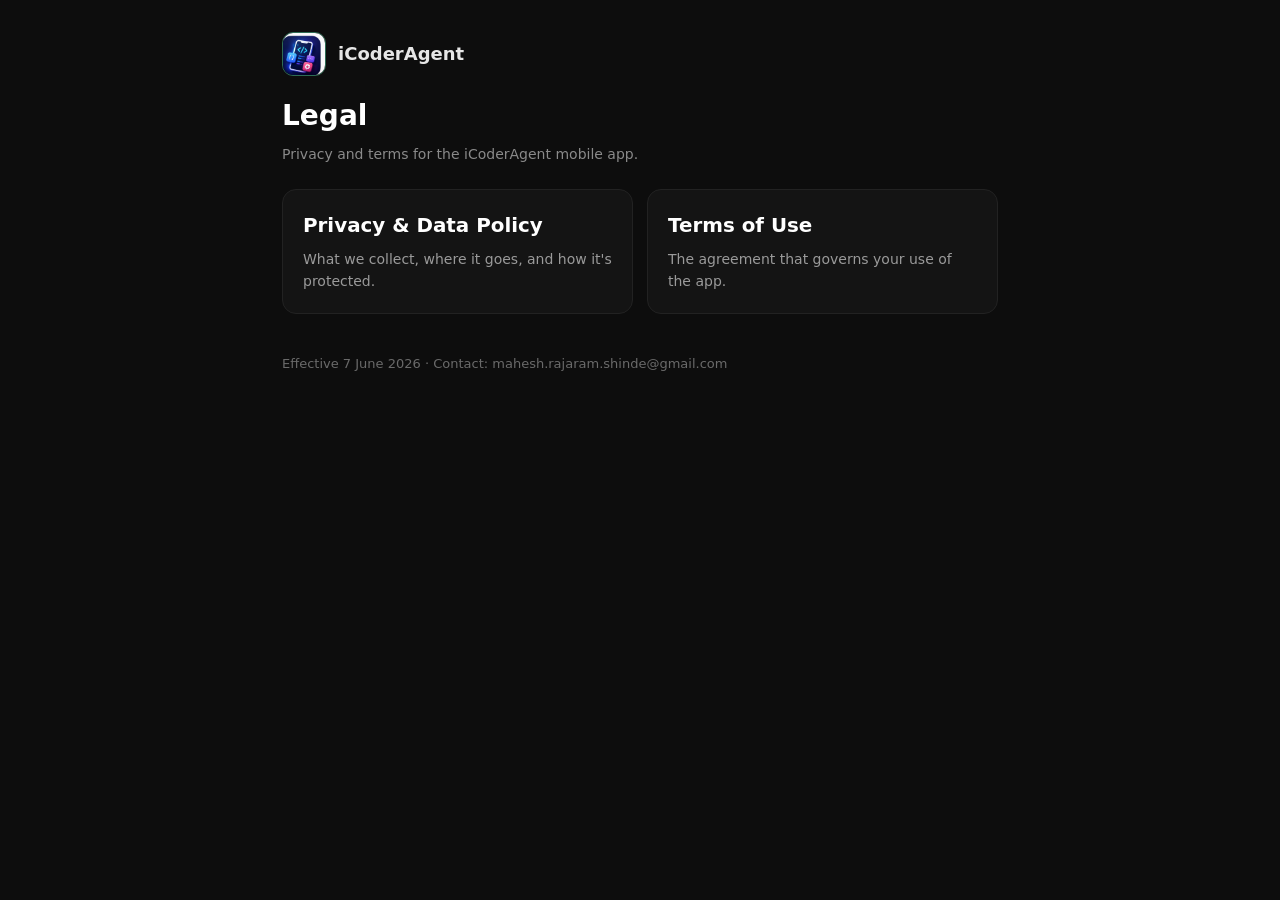
<file: index.html>
<!doctype html>
<html lang="en"><head>
<meta charset="utf-8"><meta name="viewport" content="width=device-width, initial-scale=1">
<title>iCoderAgent — Legal</title><link rel="stylesheet" href="style.css">
</head><body><div class="wrap">
  <header class="site"><img class="logo" src="icon.png" alt="iCoderAgent app icon"><div class="name">iCoderAgent</div></header>
  <h1>Legal</h1>
  <p class="eff">Privacy and terms for the iCoderAgent mobile app.</p>
  <div class="tiles">
    <a class="tile" href="privacy.html"><h3>Privacy &amp; Data Policy</h3><p>What we collect, where it goes, and how it's protected.</p></a>
    <a class="tile" href="terms.html"><h3>Terms of Use</h3><p>The agreement that governs your use of the app.</p></a>
  </div>
  <p class="footer">Effective 7 June 2026 · Contact: mahesh.rajaram.shinde@gmail.com</p>
</div></body></html>
</file>
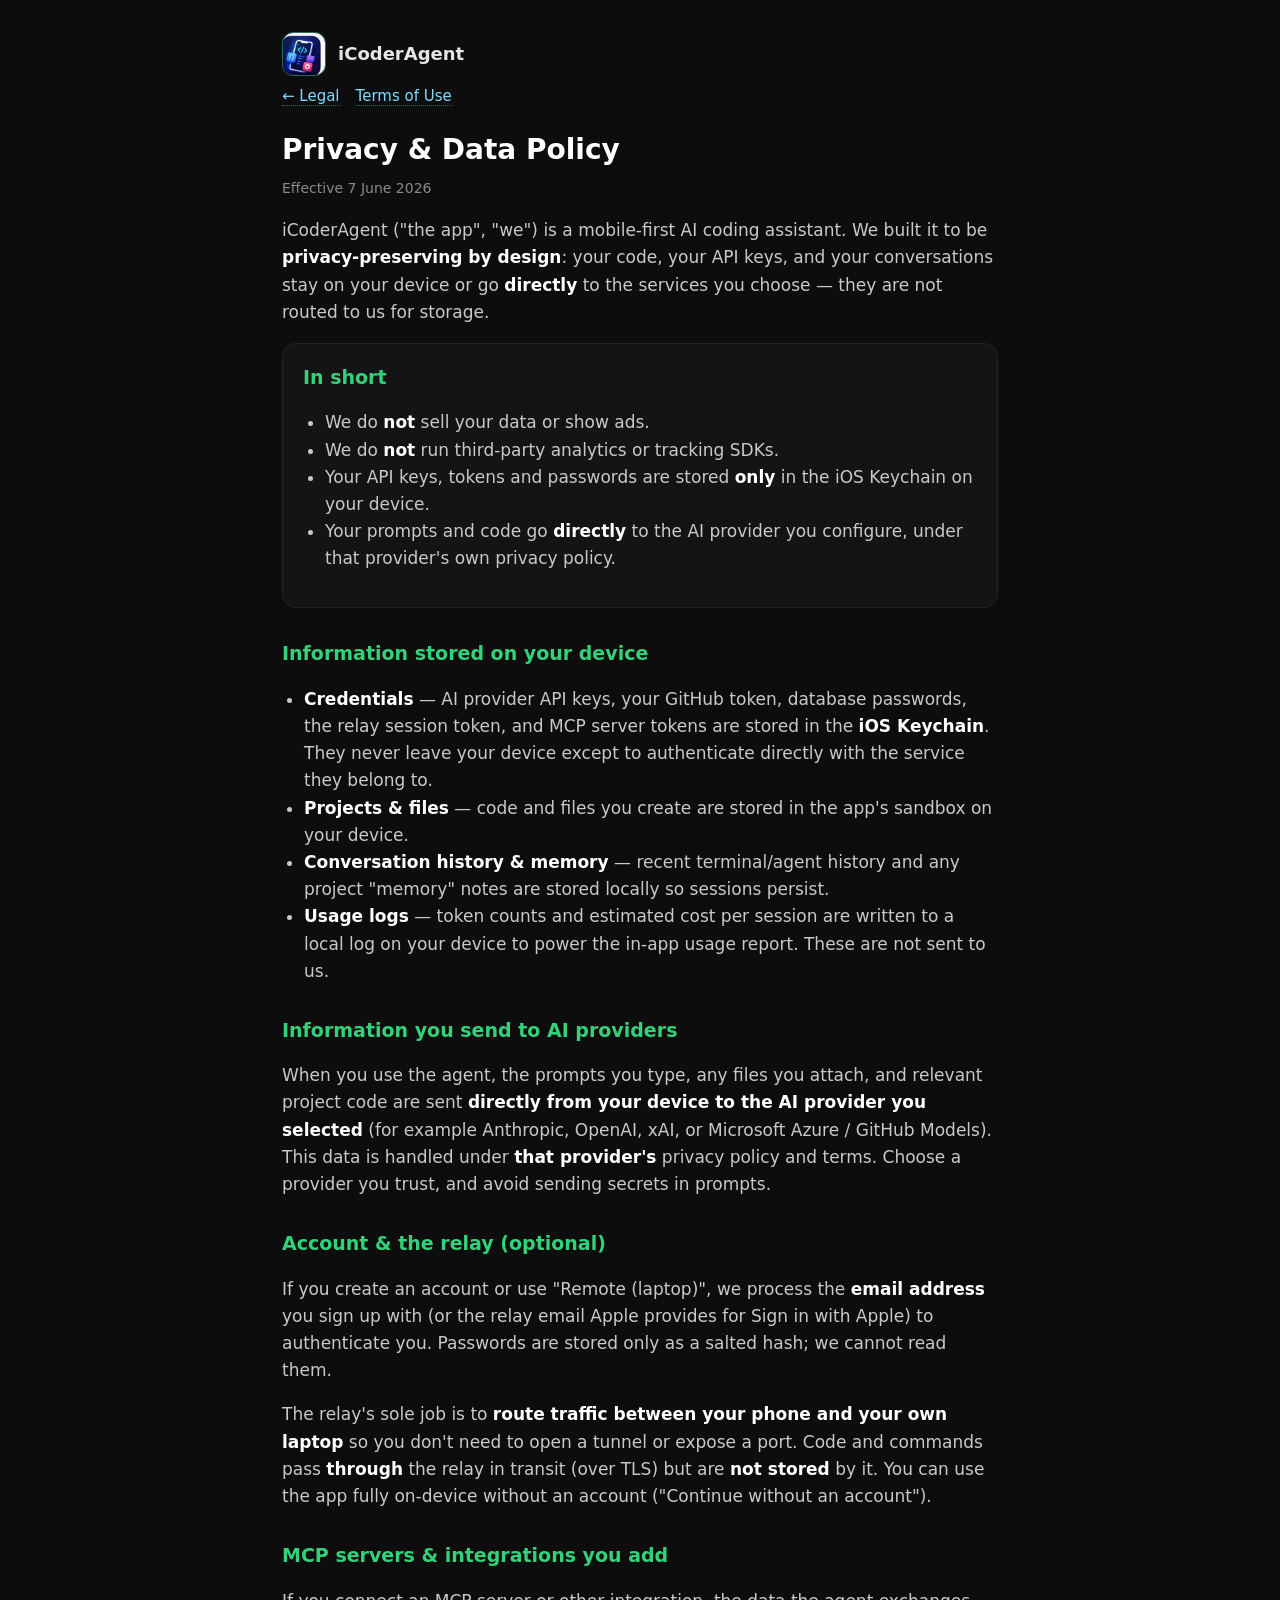
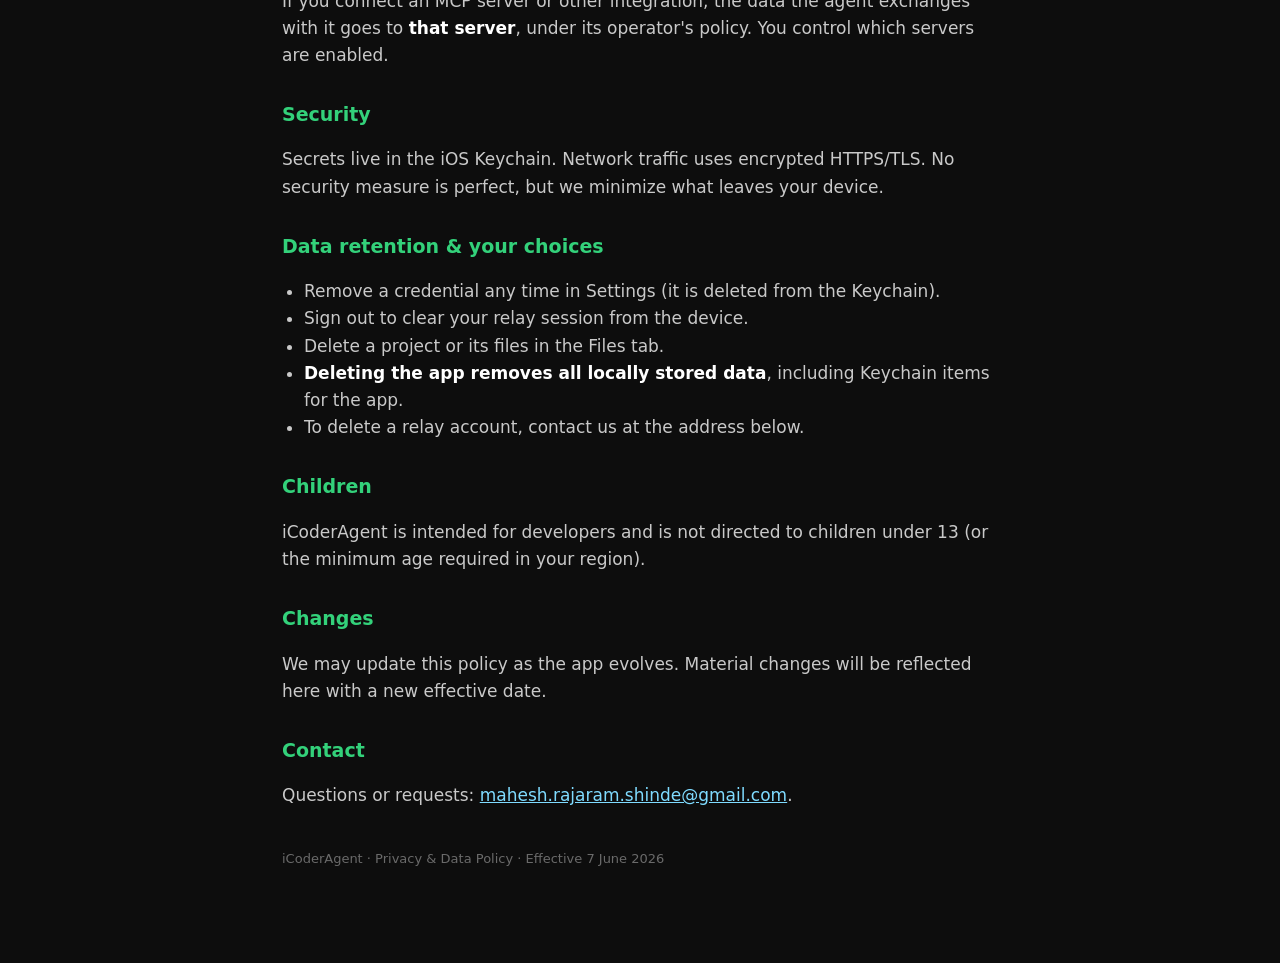
<file: privacy.html>
<!doctype html>
<html lang="en"><head>
<meta charset="utf-8"><meta name="viewport" content="width=device-width, initial-scale=1">
<title>iCoderAgent — Privacy &amp; Data Policy</title><link rel="stylesheet" href="style.css">
</head><body><div class="wrap">
  <header class="site"><img class="logo" src="icon.png" alt="iCoderAgent app icon"><div class="name">iCoderAgent</div></header>
  <div class="nav"><a href="index.html">← Legal</a><a href="terms.html">Terms of Use</a></div>
  <h1>Privacy &amp; Data Policy</h1>
  <p class="eff">Effective 7 June 2026</p>

  <p>iCoderAgent ("the app", "we") is a mobile-first AI coding assistant. We built it to be <strong>privacy-preserving by design</strong>: your code, your API keys, and your conversations stay on your device or go <strong>directly</strong> to the services you choose — they are not routed to us for storage.</p>

  <div class="card">
    <h2 style="margin-top:0">In short</h2>
    <ul>
      <li>We do <strong>not</strong> sell your data or show ads.</li>
      <li>We do <strong>not</strong> run third-party analytics or tracking SDKs.</li>
      <li>Your API keys, tokens and passwords are stored <strong>only</strong> in the iOS Keychain on your device.</li>
      <li>Your prompts and code go <strong>directly</strong> to the AI provider you configure, under that provider's own privacy policy.</li>
    </ul>
  </div>

  <h2>Information stored on your device</h2>
  <ul>
    <li><strong>Credentials</strong> — AI provider API keys, your GitHub token, database passwords, the relay session token, and MCP server tokens are stored in the <strong>iOS Keychain</strong>. They never leave your device except to authenticate directly with the service they belong to.</li>
    <li><strong>Projects &amp; files</strong> — code and files you create are stored in the app's sandbox on your device.</li>
    <li><strong>Conversation history &amp; memory</strong> — recent terminal/agent history and any project "memory" notes are stored locally so sessions persist.</li>
    <li><strong>Usage logs</strong> — token counts and estimated cost per session are written to a local log on your device to power the in-app usage report. These are not sent to us.</li>
  </ul>

  <h2>Information you send to AI providers</h2>
  <p>When you use the agent, the prompts you type, any files you attach, and relevant project code are sent <strong>directly from your device to the AI provider you selected</strong> (for example Anthropic, OpenAI, xAI, or Microsoft Azure / GitHub Models). This data is handled under <strong>that provider's</strong> privacy policy and terms. Choose a provider you trust, and avoid sending secrets in prompts.</p>

  <h2>Account &amp; the relay (optional)</h2>
  <p>If you create an account or use "Remote (laptop)", we process the <strong>email address</strong> you sign up with (or the relay email Apple provides for Sign in with Apple) to authenticate you. Passwords are stored only as a salted hash; we cannot read them.</p>
  <p>The relay's sole job is to <strong>route traffic between your phone and your own laptop</strong> so you don't need to open a tunnel or expose a port. Code and commands pass <strong>through</strong> the relay in transit (over TLS) but are <strong>not stored</strong> by it. You can use the app fully on-device without an account ("Continue without an account").</p>

  <h2>MCP servers &amp; integrations you add</h2>
  <p>If you connect an MCP server or other integration, the data the agent exchanges with it goes to <strong>that server</strong>, under its operator's policy. You control which servers are enabled.</p>

  <h2>Security</h2>
  <p>Secrets live in the iOS Keychain. Network traffic uses encrypted HTTPS/TLS. No security measure is perfect, but we minimize what leaves your device.</p>

  <h2>Data retention &amp; your choices</h2>
  <ul>
    <li>Remove a credential any time in Settings (it is deleted from the Keychain).</li>
    <li>Sign out to clear your relay session from the device.</li>
    <li>Delete a project or its files in the Files tab.</li>
    <li><strong>Deleting the app removes all locally stored data</strong>, including Keychain items for the app.</li>
    <li>To delete a relay account, contact us at the address below.</li>
  </ul>

  <h2>Children</h2>
  <p>iCoderAgent is intended for developers and is not directed to children under 13 (or the minimum age required in your region).</p>

  <h2>Changes</h2>
  <p>We may update this policy as the app evolves. Material changes will be reflected here with a new effective date.</p>

  <h2>Contact</h2>
  <p>Questions or requests: <a href="mailto:mahesh.rajaram.shinde@gmail.com">mahesh.rajaram.shinde@gmail.com</a>.</p>

  <p class="footer">iCoderAgent · Privacy &amp; Data Policy · Effective 7 June 2026</p>
</div></body></html>
</file>
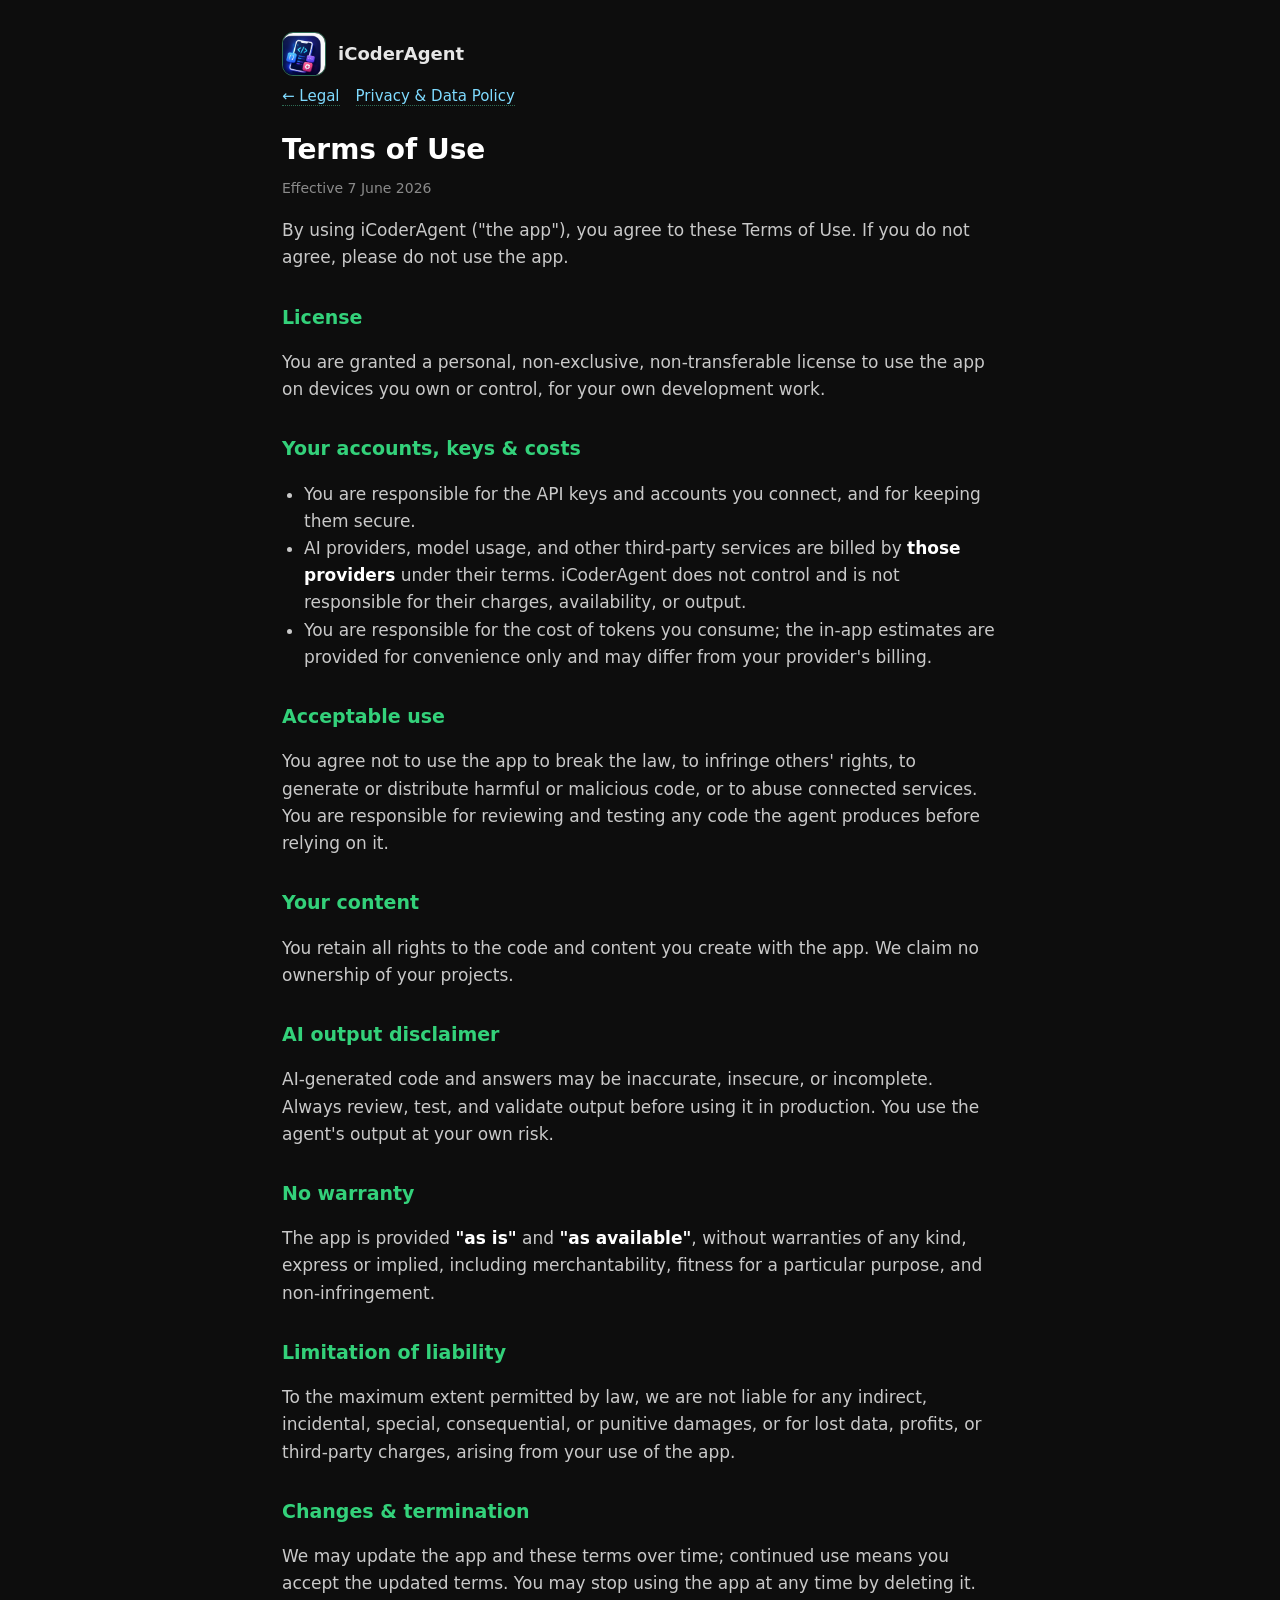
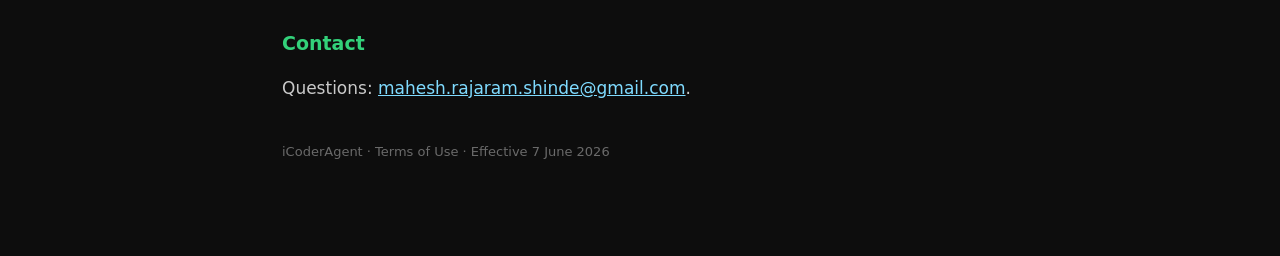
<file: terms.html>
<!doctype html>
<html lang="en"><head>
<meta charset="utf-8"><meta name="viewport" content="width=device-width, initial-scale=1">
<title>iCoderAgent — Terms of Use</title><link rel="stylesheet" href="style.css">
</head><body><div class="wrap">
  <header class="site"><img class="logo" src="icon.png" alt="iCoderAgent app icon"><div class="name">iCoderAgent</div></header>
  <div class="nav"><a href="index.html">← Legal</a><a href="privacy.html">Privacy &amp; Data Policy</a></div>
  <h1>Terms of Use</h1>
  <p class="eff">Effective 7 June 2026</p>

  <p>By using iCoderAgent ("the app"), you agree to these Terms of Use. If you do not agree, please do not use the app.</p>

  <h2>License</h2>
  <p>You are granted a personal, non-exclusive, non-transferable license to use the app on devices you own or control, for your own development work.</p>

  <h2>Your accounts, keys &amp; costs</h2>
  <ul>
    <li>You are responsible for the API keys and accounts you connect, and for keeping them secure.</li>
    <li>AI providers, model usage, and other third-party services are billed by <strong>those providers</strong> under their terms. iCoderAgent does not control and is not responsible for their charges, availability, or output.</li>
    <li>You are responsible for the cost of tokens you consume; the in-app estimates are provided for convenience only and may differ from your provider's billing.</li>
  </ul>

  <h2>Acceptable use</h2>
  <p>You agree not to use the app to break the law, to infringe others' rights, to generate or distribute harmful or malicious code, or to abuse connected services. You are responsible for reviewing and testing any code the agent produces before relying on it.</p>

  <h2>Your content</h2>
  <p>You retain all rights to the code and content you create with the app. We claim no ownership of your projects.</p>

  <h2>AI output disclaimer</h2>
  <p>AI-generated code and answers may be inaccurate, insecure, or incomplete. Always review, test, and validate output before using it in production. You use the agent's output at your own risk.</p>

  <h2>No warranty</h2>
  <p>The app is provided <strong>"as is"</strong> and <strong>"as available"</strong>, without warranties of any kind, express or implied, including merchantability, fitness for a particular purpose, and non-infringement.</p>

  <h2>Limitation of liability</h2>
  <p>To the maximum extent permitted by law, we are not liable for any indirect, incidental, special, consequential, or punitive damages, or for lost data, profits, or third-party charges, arising from your use of the app.</p>

  <h2>Changes &amp; termination</h2>
  <p>We may update the app and these terms over time; continued use means you accept the updated terms. You may stop using the app at any time by deleting it.</p>

  <h2>Contact</h2>
  <p>Questions: <a href="mailto:mahesh.rajaram.shinde@gmail.com">mahesh.rajaram.shinde@gmail.com</a>.</p>

  <p class="footer">iCoderAgent · Terms of Use · Effective 7 June 2026</p>
</div></body></html>
</file>
<file: style.css>
:root { color-scheme: dark; }
* { box-sizing: border-box; }
body {
  margin: 0; padding: 0; background: #0d0d0d; color: #e6e6e6;
  font-family: -apple-system, system-ui, "Segoe UI", Roboto, sans-serif;
  line-height: 1.6; font-size: 17px;
}
.wrap { max-width: 760px; margin: 0 auto; padding: 32px 22px 80px; }
header.site { display: flex; align-items: center; gap: 12px; margin-bottom: 8px; }
header.site .logo {
  width: 44px; height: 44px; border-radius: 11px;
  object-fit: cover; border: 1px solid #2e6b54;
}
header.site .name { font-weight: 700; font-size: 18px; }
h1 { font-size: 28px; margin: 18px 0 4px; color: #fff; }
.eff { color: #8a8a8a; font-size: 14px; margin: 0 0 18px; }
h2 { font-size: 19px; color: #33d17a; margin: 30px 0 8px; }
p, li { color: #c9c9c9; }
a { color: #7fdbff; }
strong { color: #fff; }
ul { padding-left: 22px; }
hr { border: 0; border-top: 1px solid #222; margin: 28px 0; }
.nav { margin: 8px 0 20px; font-size: 15px; }
.nav a { margin-right: 16px; text-decoration: none; border-bottom: 1px dotted #2e6b54; }
.footer { color: #6a6a6a; font-size: 13px; margin-top: 40px; }
.card {
  background: #141414; border: 1px solid #222; border-radius: 14px;
  padding: 18px 20px; margin: 16px 0;
}
.tiles { display: grid; gap: 14px; grid-template-columns: 1fr 1fr; margin-top: 24px; }
@media (max-width: 540px){ .tiles { grid-template-columns: 1fr; } }
.tile { background:#141414; border:1px solid #222; border-radius:14px; padding:20px; text-decoration:none; display:block; }
.tile:hover { border-color:#2e6b54; }
.tile h3 { margin:0 0 6px; color:#fff; }
.tile p { margin:0; color:#9a9a9a; font-size:14px; }
</file>
